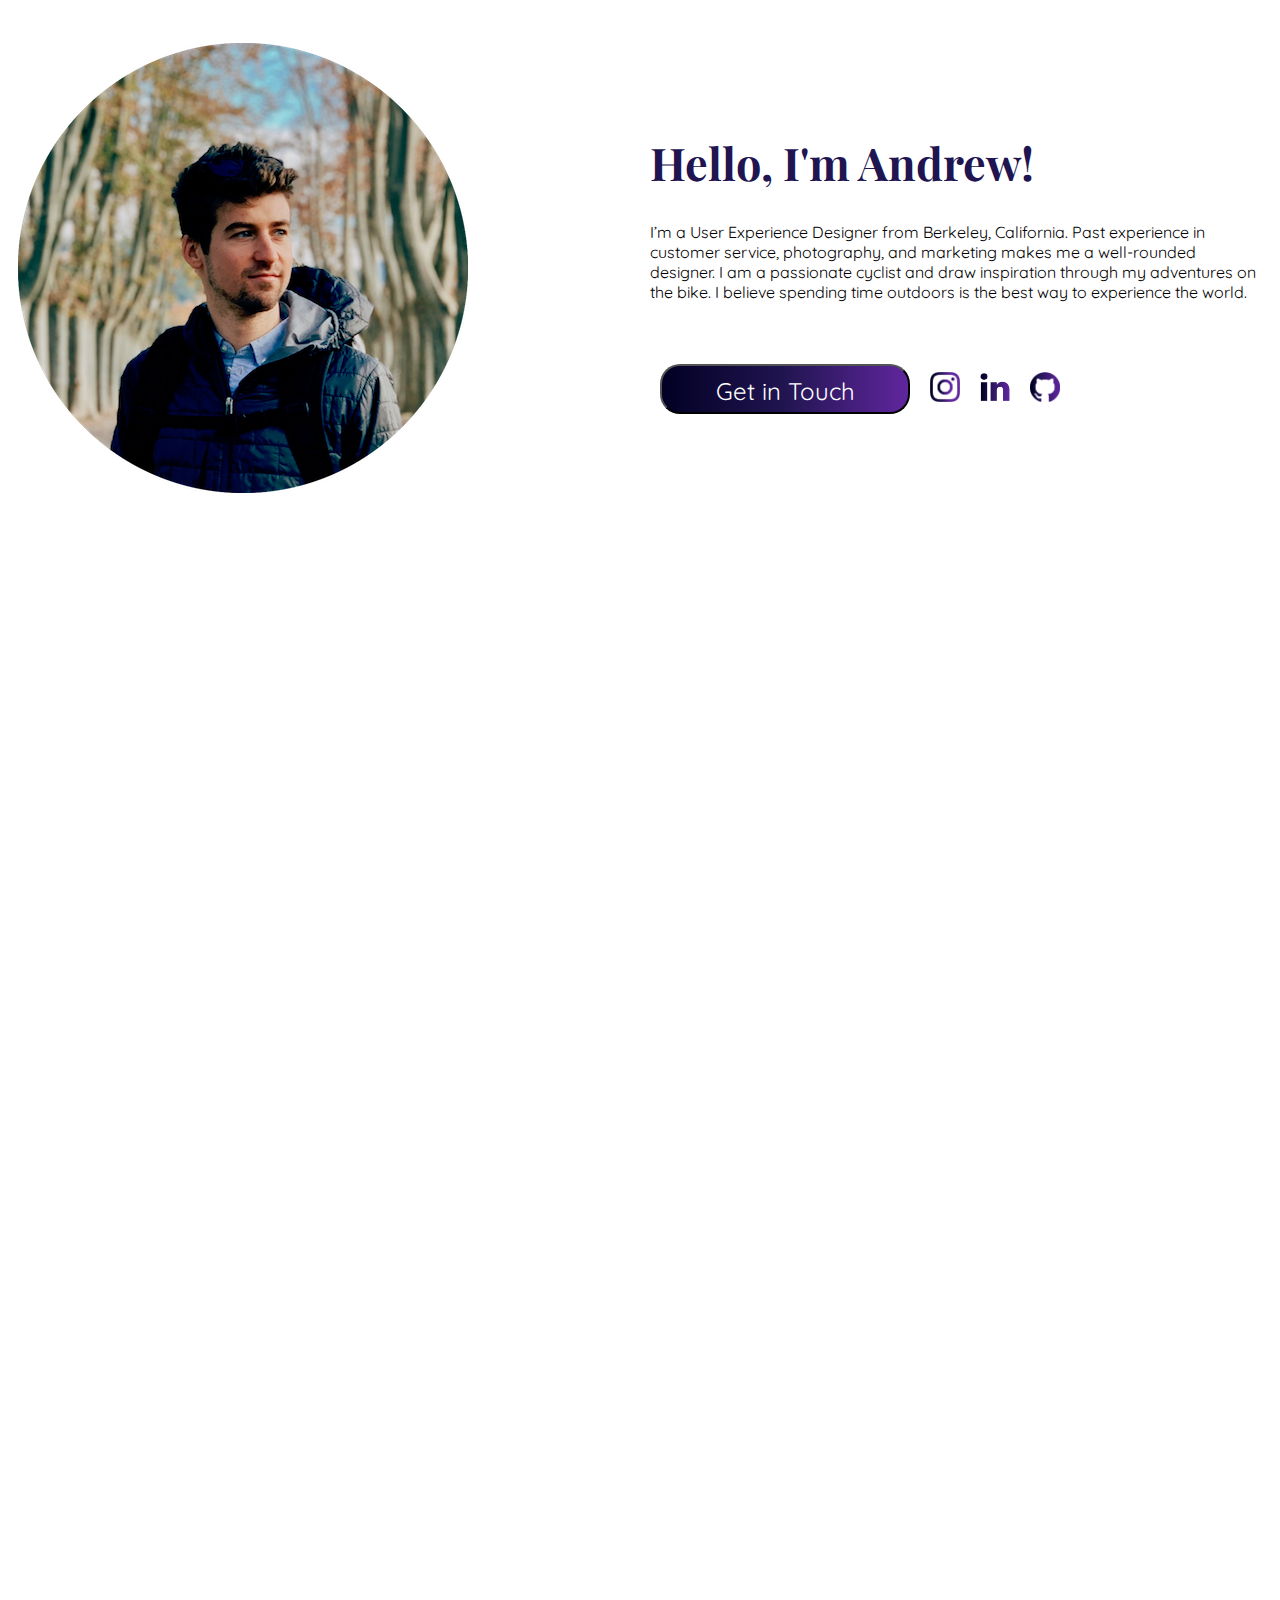
<file: index.html>
<!DOCTYPE html>
<head>
        <link rel="stylesheet" href="CSS/style.css">
        <link href="https://fonts.googleapis.com/css?family=Playfair+Display|Quicksand&display=swap" rel="stylesheet">
</head>
<body>
<section class="grid3 spacing" class="flex">
                <div class="gridChild leftContent" class="flex">
                <img src="Images/AWG-AboutMe-450px.png" alt="AWG-AboutMe" width="450px">
                </div>
                <div class="gridChild rightContent">
                        <h1>Hello, I'm Andrew!</h1>
                        <p>I’m a User Experience Designer from Berkeley, California.
                        Past experience in customer service, photography, and marketing
                        makes me a well-rounded designer. I am a passionate cyclist and 
                        draw inspiration through my adventures on the bike. I believe 
                        spending time outdoors is the best way to experience the world.</p>
                        <br>
                        <section class="grid2 spacing" class="flex">
                                <div class="gridChild column1">
                                <a href="mailto:andy.goes@gmail.com">
                                <button>Get in Touch</button>
                                </a>
                                </div>

                                <div class="gridChild column2">
                                <a href="https://www.Instagram.com/a_goessling">
                                <img src="Images/glyph-logo_May2016.png" alt="Instagram" width="30px">
                                </a>                                
                                </div>

                                <div class="gridChild column3">
                                <a href="https://www.linkedin.com/in/andrewgoessling/">
                                <img src="Images/linkedin-logo.png" alt="linkedin-logo" width="30px">
                                </a>
                                </div>
                                
                                <div class="gridChild column4">
                                <a href="https://www.github.com/AndrewGoessling">
                                <img src="Images/github-logo.png" alt="github-logo" width="30px">
                                </a>
                                </div>

                        </section>
                </div>

</section>
</body>
</html>
</file>
<file: CSS/style.css>
body {
    font-family: 'Quicksand', sans-serif;
    font-family: 'Playfair Display', serif;
    align-content: center;

  }
.left {
    position: relative;
    width: 50%;
    background-color: white;
  }
.right {
    position: relative;
    width: 50%;
    background-color: white;
  }
h1 {
font-size: 45px;
font-family: 'Playfair Display', serif;
color: #211551;
}

p {
font-size: 16px;
font-family: 'Quicksand', sans-serif;
}

button {
text-align: center;
Width: 250px;

height: 50px;
border-radius: 20px;
Padding: 10px;
font-size: 1.5em; 
background: rgb(2,0,36);
background: linear-gradient(90deg, rgba(2,0,36,1) 0%, rgba(33,21,81,1) 50%, rgba(96,38,158,1) 100%);
color: white;
font-family: 'Quicksand', sans-serif;
}


button:hover {
transition: .5s;
color: white;
background: rgb(2,0,36);
background: linear-gradient(-90deg, rgba(2,0,36,1) 0%, rgba(33,21,81,1) 50%, rgba(96,38,158,1) 100%);
transition-timing-function: ease;
}
button:active {
    background-color: white;
}
button:visited {
    background-color: white;
}


.grid3 {
    display: grid;
    grid-template-rows:1fr 1fr 1fr 1fr;
    grid-template-columns:1fr 1fr;
    grid-template-areas:
    "leftContent rightContent"
    "footer footer"
    ;
  }
  .header {
   grid-area: header;
  }
  .heroImg {
   grid-area: heroImg;
  }
  .leftContent {
   grid-area: leftContent;
  }
  .rightContent {
   grid-area: rightContent;
  }
  .footer {
   grid-area: footer;
  }
  
  .gridChild {
    align-content: center;
    padding: 10px;
    background-color: white;
    border: 1px #211551;
    min-height: 50px;
  }

  .flex {
    display: flex;
    padding: 10px;
    margin: 10px;
  }

  .spacing {
    margin:25px 0px;
  }
  
  .grid2 {
    position: relative;
    align-content: center;
    display: grid;
    height:50px;
    width: 50px;
    grid-template-rows:1fr;
    grid-template-columns:3fr 1fr 1fr;
    grid-template-areas: "column1 column2 column3 column4";
  }
</file>
